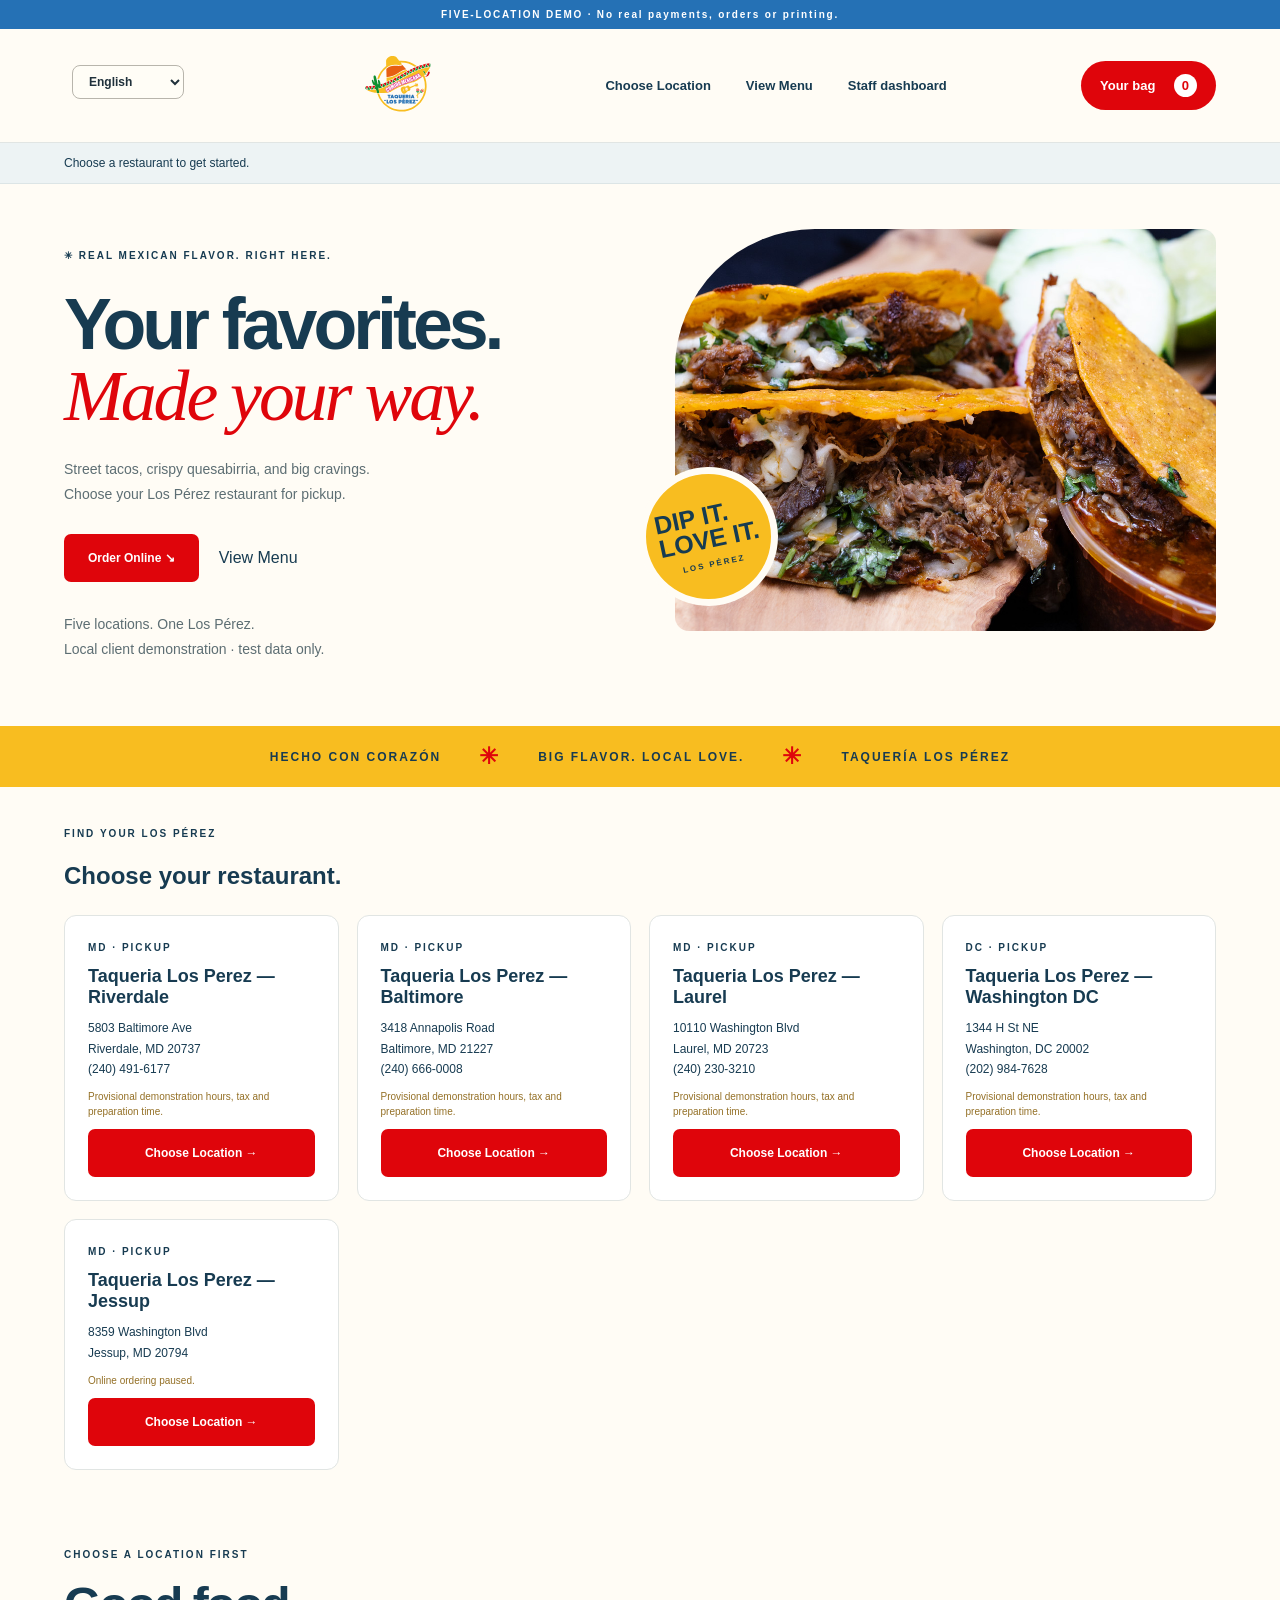
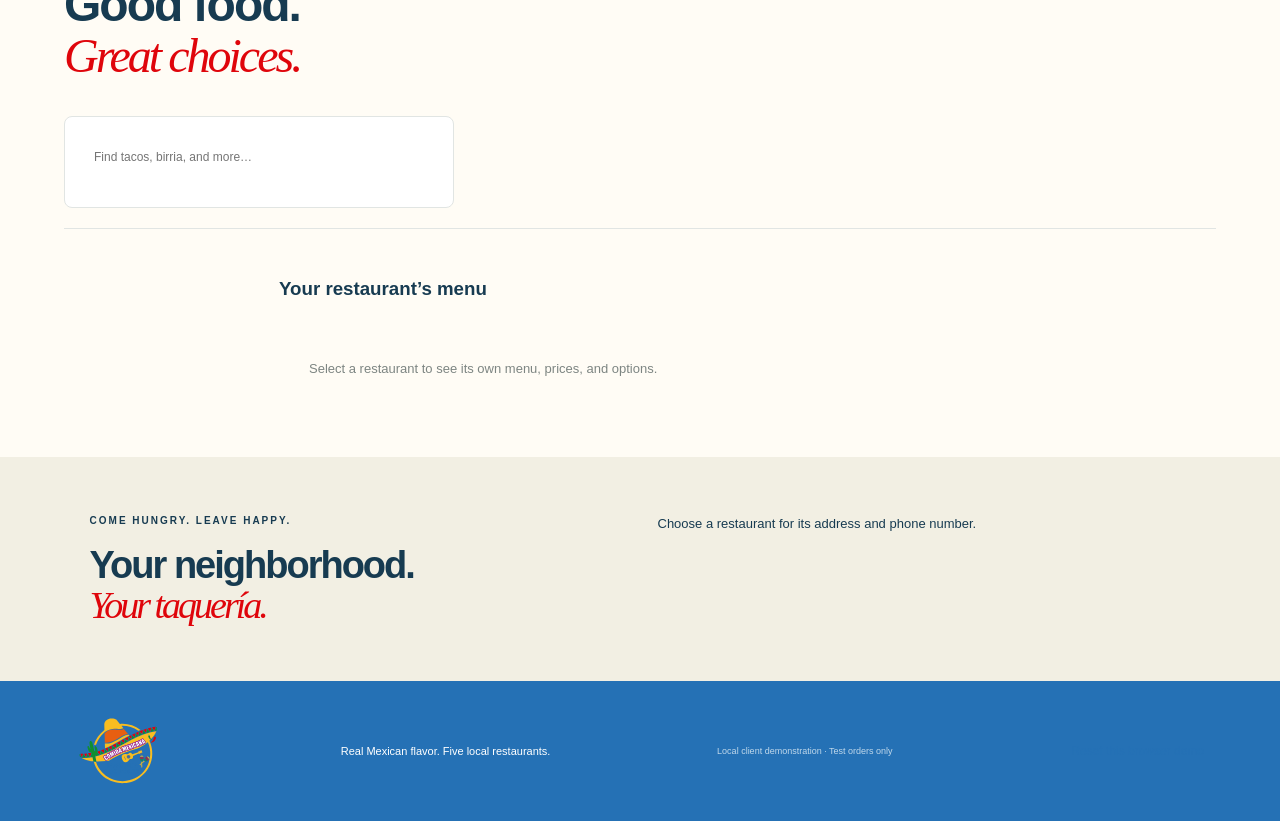
<file: index.html>
<!doctype html><html lang="en"><head><meta charset="utf-8"><meta name="viewport" content="width=device-width,initial-scale=1"><meta name="csrf-token" content="static-demo"><meta name="robots" content="noindex,nofollow"><title>Taquería Los Pérez · Order Local</title><link rel="stylesheet" href="demo/demo.css"><link rel="stylesheet" href="ordering.css?v=menu-audit2-20261023"></head><body>
<div class="demo-ribbon">CLIENT PREVIEW · BROWSER SIMULATION · NO REAL ORDERS OR PAYMENTS · No restaurant fulfillment</div>
<header><a class="brand" href="./"><img src="demo/assets/logo-dark.svg" alt="Taquería Los Pérez"></a><nav><a href="./#locations">Choose Location</a><a href="./#menu">View Menu</a><a href="staff.html">Staff dashboard</a></nav><button class="cart-trigger" id="bag-button">Your bag <b id="bag-count">0</b></button></header>
<div id="selected-bar" class="selected-bar">Choose a restaurant to get started.</div><div id="error-banner" role="alert" hidden></div>
<main><section class="hero"><div class="hero-copy"><div class="eyebrow">✳ REAL MEXICAN FLAVOR. RIGHT HERE.</div><h1>Your favorites.<br><em>Made your way.</em></h1><p>Street tacos, crispy quesabirria, and big cravings.<br>Choose your Los Pérez restaurant for pickup.</p><div class="hero-actions"><a class="primary" href="#locations">Order Online ↘</a><a href="#menu">View Menu</a></div><p class="small-note">Five locations. One Los Pérez.<br>Local client demonstration · test data only.</p></div><div class="hero-photo"><img src="demo/assets/birria.jpg" alt="Quesabirria with consomé"><div class="photo-sticker">DIP IT.<br>LOVE IT.<span>LOS PÉREZ</span></div></div></section><div class="flavor-strip">HECHO CON CORAZÓN <b>✳</b> BIG FLAVOR. LOCAL LOVE. <b>✳</b> TAQUERÍA LOS PÉREZ</div>
<section class="menu-section" id="locations"><div class="eyebrow">FIND YOUR LOS PÉREZ</div><h2>Choose your restaurant.</h2><div class="location-grid" id="location-grid"></div></section>
<section class="menu-section" id="menu"><div class="menu-heading"><div><div class="eyebrow" id="menu-eyebrow">CHOOSE A LOCATION FIRST</div><h2 id="menu-title">Good food.<br><em>Great choices.</em></h2></div><p class="muted" id="menu-context"></p></div><div class="menu-tools"><label class="search"><input type="search" id="search" placeholder="Find tacos, birria, and more…" aria-label="Search menu"></label><span id="result-count"></span></div><div class="menu-layout"><aside class="categories" id="categories"></aside><div><h3 id="category-title">Your restaurant’s menu</h3><div class="menu-grid" id="menu-grid"><p class="empty">Select a restaurant to see its own menu, prices, and options.</p></div></div></div></section><section class="visit"><div><div class="eyebrow">COME HUNGRY. LEAVE HAPPY.</div><h2>Your neighborhood.<br><em>Your taquería.</em></h2></div><div id="contact">Choose a restaurant for its address and phone number.</div></section></main>
<footer><img src="demo/assets/logo.svg" alt="Taquería Los Pérez"><p>Real Mexican flavor. Five local restaurants.</p><span>Local client demonstration · Test orders only</span></footer>
<dialog id="customize"><button class="icon close" data-close="customize" aria-label="Close customization">×</button><form id="customize-form"><div class="eyebrow">MAKE IT YOURS</div><h2 id="item-title"></h2><p id="item-description"></p><div id="option-groups"></div><label>Quantity<input name="quantity" type="number" min="1" max="20" value="1" required></label><p role="alert" id="customize-error"></p><button class="primary" id="customize-submit">Add to bag</button></form></dialog>
<dialog id="bag"><button class="icon close" data-close="bag" aria-label="Close bag">×</button><div class="eyebrow" id="cart-location"></div><h2>Your good-food bag.</h2><div id="cart-lines"></div><button class="primary" id="review-cart">Review checkout →</button><p role="alert" id="cart-error"></p><form id="checkout" hidden><div id="quote-summary"></div><label>Demo guest name<input name="name" required maxlength="70" value="Demo Guest"></label><label>Demo email<input name="email" type="email" required value="guest@example.invalid"></label><label>Demo phone<input name="phone" required minlength="7" maxlength="30" value="2025550100"></label><label>Pickup time<select name="pickup_at" id="pickup-time"><option value="">As soon as possible</option></select></label><label>Kitchen note<textarea name="note" maxlength="300"></textarea></label><div class="checkout-notice"><b>Test checkout only</b><p>No real orders or notifications. Use sample contact details. Weekly hours, preparation times, taxes and fees are provisional unless confirmed.</p></div><button class="primary" id="pay-button">Continue to local payment simulator</button><p id="checkout-error" role="alert"></p></form></dialog>
<dialog id="confirmation"><div class="eyebrow">YOUR TEST ORDER</div><h2 id="confirmation-title">Checking payment…</h2><div id="confirmation-body"></div><button class="primary" id="confirmation-refresh">Refresh payment status</button><button class="secondary" id="retry-payment" hidden>Retry checkout</button><button class="secondary" data-close="confirmation">Back to the menu</button></dialog><div id="toast" role="status" aria-live="polite"></div>
<script>window.LP={mode:"mock",staff:false,checkoutId:new URLSearchParams(location.search).get("checkout")};</script><script src="demo-adapter.js?v=menu-audit2-20261023" defer></script><script src="ordering-destinations.js" defer></script><script src="ordering.js?v=menu-audit2-20261023" defer></script><script src="language.js?v=menu-audit2-20261023" defer></script></body></html>
</file>
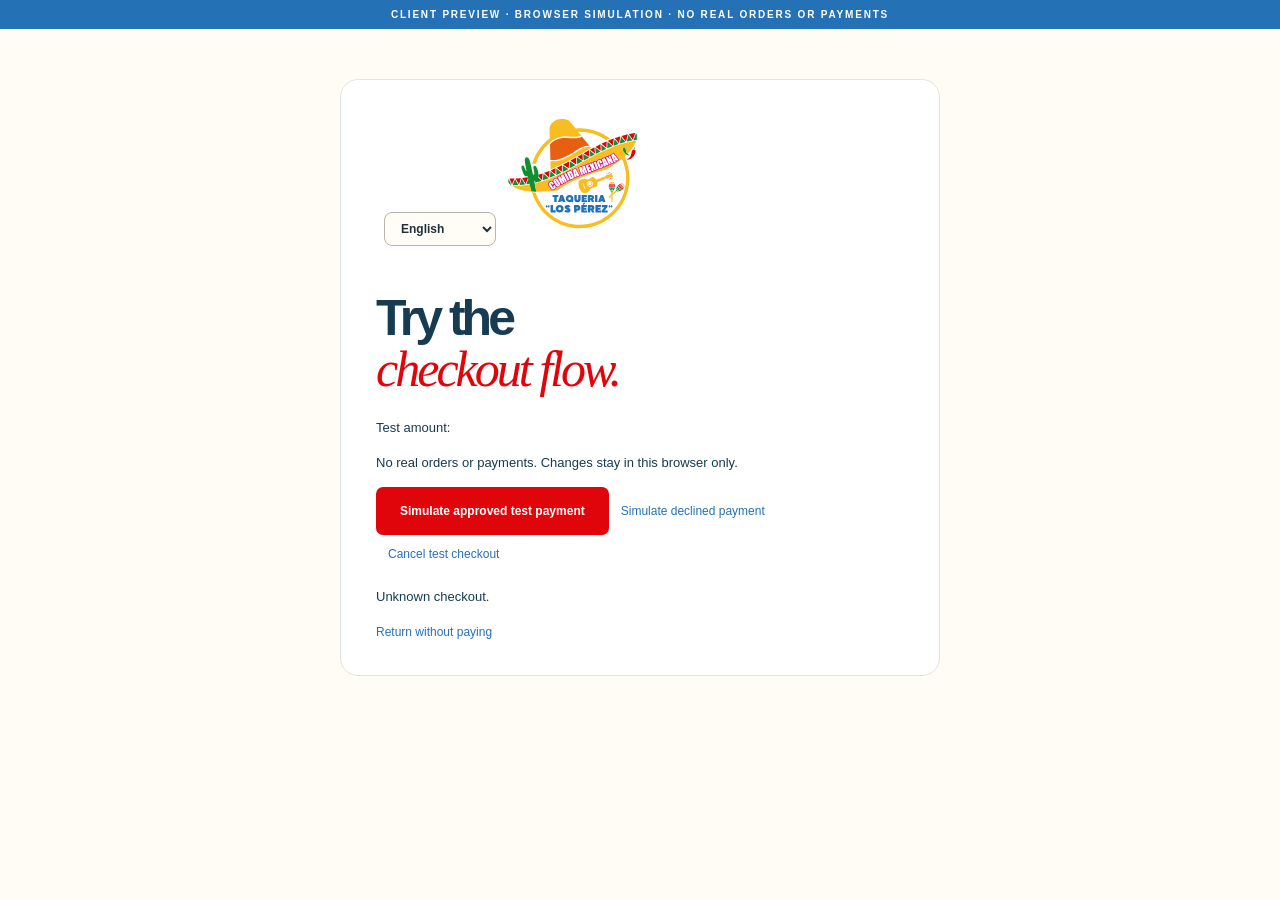
<file: payment.html>
<!doctype html><html lang="en"><head><meta charset="utf-8"><meta name="viewport" content="width=device-width,initial-scale=1"><meta name="robots" content="noindex,nofollow"><title>Taquería Los Pérez · Payment preview</title><link rel="stylesheet" href="demo/demo.css"><link rel="stylesheet" href="ordering.css?v=audit-20261020"></head><body><div class="demo-ribbon">CLIENT PREVIEW · BROWSER SIMULATION · NO REAL ORDERS OR PAYMENTS</div><main class="mock-card"><img src="demo/assets/logo-dark.svg" alt="Taquería Los Pérez" width="140"><h1>Try the<br><em>checkout flow.</em></h1><h2 id="payment-restaurant"></h2><p>Test amount: <strong id="payment-total"></strong></p><p>No real orders or payments. Changes stay in this browser only.</p><button class="primary" data-result="APPROVED">Simulate approved test payment</button><button class="secondary" data-result="DECLINED">Simulate declined payment</button><button class="secondary" data-result="CANCELLED">Cancel test checkout</button><p id="payment-error" role="alert"></p><a id="return-link">Return without paying</a></main><script src="demo-adapter.js?v=audit-20261020c" defer></script><script src="payment.js?v=audit-20261020" defer></script><script src="language.js?v=audit-20261020b" defer></script></body></html>
</file>
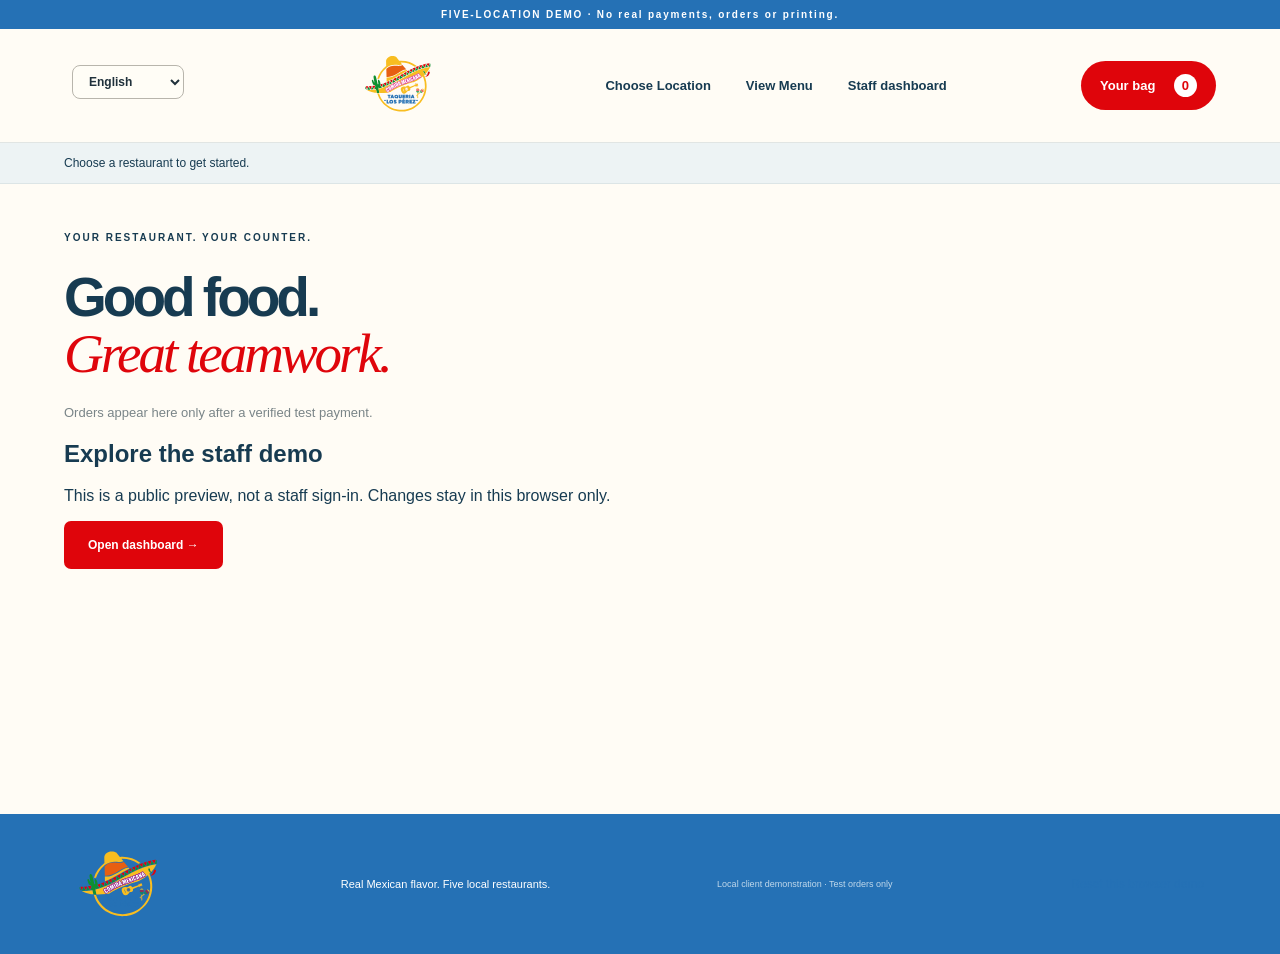
<file: staff.html>
<!doctype html><html lang="en"><head><meta charset="utf-8"><meta name="viewport" content="width=device-width,initial-scale=1"><meta name="csrf-token" content="static-demo"><meta name="robots" content="noindex,nofollow"><title>Taquería Los Pérez · Order Local</title><link rel="stylesheet" href="demo/demo.css"><link rel="stylesheet" href="ordering.css?v=menu-audit2-20261023"></head><body>
<div class="demo-ribbon">CLIENT PREVIEW · BROWSER SIMULATION · NO REAL ORDERS OR PAYMENTS · No restaurant fulfillment</div>
<header><a class="brand" href="./"><img src="demo/assets/logo-dark.svg" alt="Taquería Los Pérez"></a><nav><a href="./#locations">Choose Location</a><a href="./#menu">View Menu</a><a href="staff.html">Staff dashboard</a></nav><button class="cart-trigger" id="bag-button">Your bag <b id="bag-count">0</b></button></header>
<div id="selected-bar" class="selected-bar">Choose a restaurant to get started.</div><div id="error-banner" role="alert" hidden></div>
<main class="staff-main"><div class="eyebrow">YOUR RESTAURANT. YOUR COUNTER.</div><h1>Good food.<br><em>Great teamwork.</em></h1><p>Orders appear here only after a verified test payment.</p>
<form id="login" class="staff-login"><h2>Explore the staff demo</h2><p>This is a public preview, not a staff sign-in. Changes stay in this browser only.</p><input type="hidden" name="username" value="preview"><input type="hidden" name="password" value=""><button class="primary">Open dashboard →</button><p id="login-error" role="alert"></p></form>
<div id="staff-content" hidden><div class="board-toolbar"><strong id="staff-name"></strong><label>Restaurant<select id="staff-location"></select></label><button id="enable-sound">Enable order sound</button><a class="primary" href="#menu-management">Manage menu</a><button id="refresh">Refresh orders</button><button id="logout">Sign out</button><span id="sync"></span></div><div class="management"><h2>Restaurant controls</h2><p id="settings-note"></p><label><input id="paused" type="checkbox"> Pause online ordering</label><label><input id="pickup-enabled" type="checkbox"> Pickup enabled</label><label>Preparation (minutes)<input id="prep" type="number" min="5" max="180"></label><div id="admin-settings" hidden><label>Tax rate (%)<input id="tax" type="number" min="0" max="25" step="0.01"></label><label>Pickup fee ($)<input id="fee" type="number" min="0" max="50" step="0.01"></label><h3>Weekly opening hours</h3><p id="hours-help">Choose opening and closing times for each day. Times use Eastern Time (New York). Mark days closed or add a second opening period for a lunch/dinner break.</p><div id="weekly-hours" aria-describedby="hours-help"></div><label><input id="hours-verified" type="checkbox"> Hours confirmed by owner</label><label><input id="charges-verified" type="checkbox"> Charges confirmed by owner</label><label><input id="demo-hours" type="checkbox"> Use explicitly provisional demonstration settings</label></div><button id="save-settings" class="primary">Save restaurant settings</button></div><h2>Incoming orders</h2><div class="board" id="board"></div><details><summary>Order history</summary><div id="history"></div></details><section id="menu-management"><h2>Menu management</h2><p>Manage items for the restaurant selected above.</p><button class="primary" id="add-item">+ Add new item</button><p id="add-item-note">Administrators can add items. Location operators can change availability.</p><dialog id="edit-item"><form id="edit-item-form"><h2>Edit menu item</h2><p id="edit-item-location"></p><label>Item name<input id="edit-name" required maxlength="150"></label><label>Description<textarea id="edit-description" maxlength="2000"></textarea></label><h3>Item photo</h3><img id="edit-photo-preview" alt="Current item photo" width="160" hidden><label>Upload photo (JPG or PNG, up to 5 MB)<input id="edit-photo" type="file" accept="image/jpeg,image/png"></label><button id="upload-item-photo" type="button">Upload photo</button><p id="photo-result" role="status"></p><h3>Modifier groups</h3><p>Set the minimum and maximum choices for each group. Prices are additional charges in dollars.</p><div id="edit-groups"></div><button id="add-modifier-group" type="button">+ Add modifier group</button><p id="edit-item-error" role="alert"></p><button type="submit" class="primary">Save item changes</button><button id="cancel-item-edit" type="button">Close</button></form></dialog><dialog id="new-item"><form id="new-item-form"><h2>Add new menu item</h2><p id="new-item-location"></p><label>Item name<input name="name" required maxlength="150"></label><label>Description<textarea name="description" maxlength="2000"></textarea></label><label>Category<input name="category" list="item-categories" required maxlength="100"></label><datalist id="item-categories"></datalist><label>Price ($)<input name="price" type="number" min="0.01" max="1000" step="0.01" required></label><label><input name="available" type="checkbox" checked> Available to order</label><p>Creates an item for this restaurant only. After creation, use Edit item to add its photo and modifier groups.</p><p id="new-item-error" role="alert"></p><button class="primary" type="submit">Create item</button><button type="button" id="cancel-new-item">Cancel</button></form></dialog><label>Search menu<input type="search" id="manage-search"></label><div id="manage-menu"></div></section></div></main>
<footer><img src="demo/assets/logo.svg" alt="Taquería Los Pérez"><p>Real Mexican flavor. Five local restaurants.</p><span>Local client demonstration · Test orders only</span></footer>
<dialog id="customize"><button class="icon close" data-close="customize" aria-label="Close customization">×</button><form id="customize-form"><div class="eyebrow">MAKE IT YOURS</div><h2 id="item-title"></h2><p id="item-description"></p><div id="option-groups"></div><label>Quantity<input name="quantity" type="number" min="1" max="20" value="1" required></label><p role="alert" id="customize-error"></p><button class="primary" id="customize-submit">Add to bag</button></form></dialog>
<dialog id="bag"><button class="icon close" data-close="bag" aria-label="Close bag">×</button><div class="eyebrow" id="cart-location"></div><h2>Your good-food bag.</h2><div id="cart-lines"></div><button class="primary" id="review-cart">Review checkout →</button><p role="alert" id="cart-error"></p><form id="checkout" hidden><div id="quote-summary"></div><label>Demo guest name<input name="name" required maxlength="70" value="Demo Guest"></label><label>Demo email<input name="email" type="email" required value="guest@example.invalid"></label><label>Demo phone<input name="phone" required minlength="7" maxlength="30" value="2025550100"></label><label>Pickup time<select name="pickup_at" id="pickup-time"><option value="">As soon as possible</option></select></label><label>Kitchen note<textarea name="note" maxlength="300"></textarea></label><div class="checkout-notice"><b>Test checkout only</b><p>No real orders or notifications. Use sample contact details. Weekly hours, preparation times, taxes and fees are provisional unless confirmed.</p></div><button class="primary" id="pay-button">Continue to local payment simulator</button><p id="checkout-error" role="alert"></p></form></dialog>
<dialog id="confirmation"><div class="eyebrow">YOUR TEST ORDER</div><h2 id="confirmation-title">Checking payment…</h2><div id="confirmation-body"></div><button class="primary" id="confirmation-refresh">Refresh payment status</button><button class="secondary" id="retry-payment" hidden>Retry checkout</button><button class="secondary" data-close="confirmation">Back to the menu</button></dialog><div id="toast" role="status" aria-live="polite"></div>
<script>window.LP={mode:"mock",staff:true,checkoutId:new URLSearchParams(location.search).get("checkout")};</script><script src="demo-adapter.js?v=menu-audit2-20261023" defer></script><script src="ordering-destinations.js" defer></script><script src="ordering.js?v=menu-audit2-20261023" defer></script><script src="language.js?v=menu-audit2-20261023" defer></script></body></html>
</file>
<file: demo/demo.css>
:root{--blue:#2571b5;--red:#df050b;--yellow:#f8bd20;--green:#0f8f30;--ink:#173b51;--cream:#fffcf5;--line:#e1e5e3}*{box-sizing:border-box}html{scroll-behavior:smooth;scroll-padding-top:100px}body{margin:0;background:var(--cream);color:var(--ink);font-family:Arial,Helvetica,sans-serif}button,input,textarea{font:inherit}button,a,input,textarea{touch-action:manipulation}button,a{ -webkit-tap-highlight-color:transparent}button{cursor:pointer}a{color:inherit;text-decoration:none}button:focus-visible,a:focus-visible,input:focus-visible,textarea:focus-visible{outline:3px solid var(--blue);outline-offset:4px}.demo-ribbon{background:var(--blue);color:white;text-align:center;padding:9px 12px;font-size:10px;letter-spacing:1.8px;font-weight:800}.demo-ribbon span{font-weight:400;letter-spacing:.7px}header{display:flex;align-items:center;justify-content:space-between;gap:24px;padding:20px 5%;background:var(--cream);border-bottom:1px solid var(--line)}.brand img{width:145px;height:60px;object-fit:contain}nav{display:flex;gap:35px;align-items:center;font-size:13px;font-weight:bold}nav a:hover{color:var(--red)}.staff-link{font-size:11px;color:#66757b}.cart-trigger{background:var(--red);color:white;border:0;border-radius:30px;padding:13px 19px;font-size:13px;font-weight:700}.cart-trigger b{display:inline-grid;place-items:center;background:white;color:var(--red);border-radius:50%;height:23px;width:23px;margin-left:15px}.hero{display:grid;grid-template-columns:1fr 1fr;max-width:1500px;margin:auto;min-height:590px;padding:45px 5% 50px;gap:6%}.hero-copy{padding-top:18px}.eyebrow{font-size:10px;font-weight:800;letter-spacing:2px;line-height:1.7}.sun{font-size:24px;color:var(--red);vertical-align:middle;margin-right:7px}h1{font-size:clamp(48px,5.6vw,86px);line-height:.98;letter-spacing:-4px;margin:25px 0 22px;font-weight:900}h1 em,h2 em{color:var(--red);font-family:Georgia,serif;font-weight:500;letter-spacing:-3px}h1 em{line-height:1.05}.hero-copy>p{font-size:14px;line-height:1.8;color:#5d6e73}.primary{display:inline-flex;align-items:center;justify-content:center;gap:24px;background:var(--red);color:white;border:0;border-radius:7px;padding:17px 24px;font-size:12px;font-weight:800}.primary:hover{background:#b80409}.primary:disabled{background:#9aa3a5;cursor:default}.hero-actions{display:flex;align-items:center;gap:20px;margin:27px 0 30px}.small-note{font-size:11px;line-height:1.6;color:#718087}.location-pill{display:flex;gap:12px;align-items:center;padding-top:20px;border-top:1px solid var(--line);max-width:430px}.location-pill b{font-size:12px;display:block}.location-pill span:not(.pin):not(.provisional){display:block;font-size:10px;color:#6f7d81;margin-top:6px}.pin{font-size:27px;color:var(--blue)}.provisional{background:#f8ecd0;border:1px solid #e5d2a2;color:#7c5b18;padding:5px 8px;border-radius:20px;font-size:9px;white-space:nowrap;margin-left:auto}.hero-photo{position:relative;margin:0 0 15px;padding-bottom:30px}.hero-photo>img{width:100%;height:100%;max-height:540px;object-fit:cover;border-radius:140px 14px 14px 14px;display:block}.photo-sticker{position:absolute;bottom:62px;left:-29px;background:var(--yellow);border-radius:50%;width:125px;height:125px;display:flex;flex-direction:column;align-items:center;justify-content:center;transform:rotate(-12deg);font-size:25px;line-height:.95;font-weight:900;color:var(--ink);box-shadow:0 0 0 7px var(--cream)}.photo-sticker span{font-size:8px;letter-spacing:2px;margin-top:9px}.photo-caption{position:absolute;bottom:8px;right:4px;font-size:8px;letter-spacing:2px;color:#6e7d7f}.flavor-strip{display:flex;gap:38px;overflow:hidden;white-space:nowrap;justify-content:center;align-items:center;background:var(--yellow);padding:17px 0;color:var(--ink);font-size:12px;letter-spacing:2px;font-weight:900}.flavor-strip b{color:var(--red);font-size:23px}.menu-section{max-width:1500px;margin:0 auto;padding:70px 5%}.menu-heading{display:flex;justify-content:space-between;align-items:end}.menu-heading h2,.visit h2{font-size:48px;line-height:1.05;letter-spacing:-2px;margin:17px 0 0;font-weight:900}.menu-context{text-align:right;padding-bottom:5px}.pickup-toggle{font-size:11px;background:#eaf1e9;padding:12px 20px;border-radius:20px;color:#26713c;display:inline-block;font-weight:bold}.menu-context p{font-size:11px;line-height:1.7;color:#7b8485;margin-bottom:0}.menu-tools{display:flex;justify-content:space-between;align-items:center;border-bottom:1px solid var(--line);margin:35px 0 30px;padding-bottom:20px}.search{display:flex;gap:12px;align-items:center;background:white;border:1px solid var(--line);border-radius:8px;padding:12px 16px;width:390px;max-width:100%;font-size:13px}.search span{font-size:22px}.search input{border:0;background:none;outline:0;width:100%;font-size:12px}#result-count{font-size:10px;color:#77858a}.menu-layout{display:grid;grid-template-columns:180px 1fr;gap:35px}.categories{display:flex;flex-direction:column;gap:4px;align-self:start;position:sticky;top:20px;max-height:80vh;overflow:auto}.categories button{text-align:left;background:none;border:0;color:#687a7e;font-size:11px;padding:12px;border-radius:6px}.categories button.active{color:var(--red);background:#fbe9e2;font-weight:bold;border-left:3px solid var(--red)}.categories button:hover{color:var(--red)}.section-title{display:flex;justify-content:space-between;align-items:center;margin-bottom:20px}.section-title h3{font-size:23px;letter-spacing:-.6px;margin:0}.section-title span{font-size:10px;color:#7a8586}.menu-grid{display:grid;grid-template-columns:repeat(3,minmax(0,1fr));gap:22px}.menu-card{background:white;border:1px solid #e9e9e3;border-radius:12px;overflow:hidden;display:flex;flex-direction:column;transition:transform .2s,box-shadow .2s}.menu-card:hover{transform:translateY(-3px);box-shadow:0 10px 24px #173b510b}.food-image{width:100%;aspect-ratio:1.34;object-fit:cover;background:#f2eee2}.no-photo{display:grid;place-items:center;font-size:30px;color:#bfb09b;background:repeating-linear-gradient(45deg,#f6f2e8,#f6f2e8 8px,#f9f6ef 8px,#f9f6ef 16px)}.card-copy{padding:18px;display:flex;flex-direction:column;flex:1}.card-category{font-size:8px;color:var(--blue);letter-spacing:1.5px;font-weight:800;text-transform:uppercase}.card-copy h4{font-size:16px;margin:9px 0;color:var(--ink);letter-spacing:-.3px}.card-copy p{font-size:11px;line-height:1.65;color:#7a8588;margin:0 0 20px;display:-webkit-box;-webkit-line-clamp:3;-webkit-box-orient:vertical;overflow:hidden}.card-bottom{margin-top:auto;padding-top:14px;border-top:1px solid #f0f0e9;display:flex;align-items:center;justify-content:space-between}.price{font-size:14px;font-weight:800;color:var(--green)}.add{border:1px solid #eedbd0;background:#fff8f2;color:var(--red);font-weight:800;border-radius:50%;height:33px;width:33px;font-size:22px}.add:disabled{color:#9ba2a1;border-color:#e1e3df;cursor:default}.review-note{font-size:9px;color:#8c661d}.visit{padding:55px 7%;background:#f2efe3;display:grid;grid-template-columns:1fr 1fr;gap:35px}.visit h2{font-size:38px}.visit h3{font-size:17px}.visit p{font-size:13px;line-height:1.7}.muted{color:#7b8585;font-size:11px!important}footer{padding:35px 5%;background:var(--blue);color:white;display:flex;justify-content:space-between;align-items:center;gap:25px}footer img{width:110px;height:70px;object-fit:contain}footer p{font-size:11px}footer>span{font-size:9px;color:#c0d8eb}.overlay{position:fixed;inset:0;background:#09293c88;z-index:20;display:flex;justify-content:end}.overlay[hidden]{display:none}.cart-panel{background:var(--cream);width:470px;max-width:100%;height:100%;overflow:auto;padding:30px}.drawer-head{display:flex;justify-content:space-between;align-items:start}.drawer-head h2{font-size:26px;letter-spacing:-1px}.icon{border:0;background:transparent;font-size:30px;color:var(--ink);padding:0 8px}.cart-row{display:flex;justify-content:space-between;gap:20px;border-bottom:1px solid var(--line);padding:20px 0}.cart-row h4{margin:0 0 7px;font-size:13px}.cart-row span{font-size:12px}.qty{display:flex;gap:10px;align-items:center;margin-top:10px}.qty button{border:1px solid var(--line);background:white;width:30px;height:30px;border-radius:5px}.totals{margin:22px 0}.totals>div{display:flex;justify-content:space-between}.totals p,.checkout-notice p{font-size:11px;line-height:1.6;color:#758184}label{display:block;font-size:12px;font-weight:bold}label input,textarea{display:block;width:100%;padding:13px;border:1px solid #d6dedc;background:white;border-radius:6px;margin:8px 0 18px;font-weight:400}textarea{height:75px;resize:vertical}.checkout-notice{background:#f4ecd7;padding:15px;margin-bottom:20px;border-radius:8px;font-size:12px}.checkout-notice p{margin-bottom:0}#submit-order{width:100%}#checkout-error,#login-error{font-size:12px;color:var(--red)}dialog{border:0;border-radius:18px;padding:40px;text-align:center;max-width:470px;width:90%;color:var(--ink);background:var(--cream)}dialog::backdrop{background:#102e43a6}dialog>.icon{position:absolute;right:15px;top:10px}dialog h2{font-family:Georgia,serif;font-size:32px}dialog p{font-size:13px;line-height:1.7}dialog .primary{margin:15px 0;width:100%}.success-mark{width:60px;height:60px;border-radius:50%;background:#e5f1e3;color:var(--green);font-size:35px;margin:0 auto 25px;display:grid;place-items:center}.secondary{border:0;background:transparent;color:var(--blue);font-size:12px;padding:12px}#toast{position:fixed;bottom:25px;left:50%;transform:translateX(-50%);background:var(--ink);color:white;border-radius:30px;padding:13px 22px;font-size:12px;z-index:30;opacity:0;pointer-events:none;transition:opacity .2s}#toast.show{opacity:1}.staff-main{padding:45px 5%;min-height:70vh}.staff-main h1{font-size:55px}.staff-main>p{font-size:13px;color:#7a8588}.login-card{max-width:400px;padding:25px;background:white;border:1px solid var(--line);border-radius:12px;margin:30px 0}.login-card h2{font-size:21px}.board-toolbar{display:flex;gap:12px;align-items:center;flex-wrap:wrap;margin:35px 0 25px;font-size:12px}.board-toolbar>span{margin-right:auto}.board-toolbar button{border:1px solid var(--line);border-radius:6px;padding:12px;background:white;font-size:12px}.board{display:grid;grid-template-columns:repeat(3,1fr);gap:20px}.board-column{background:#efeee7;padding:15px;border-radius:10px;min-height:180px}.board-column h2{font-size:16px;text-transform:capitalize}.order-card{padding:20px;background:white;border-radius:8px;margin:15px 0;border-top:4px solid var(--yellow)}.order-card h3{margin:0;font-size:20px}.order-card ul{padding-left:20px;font-size:13px;line-height:1.8}.order-card p{font-size:12px;line-height:1.5;overflow-wrap:anywhere}.order-card button{width:100%;border:0;background:var(--blue);color:white;padding:15px;border-radius:6px;font-size:12px;font-weight:800}.order-card .cancel{background:none;color:#9b3c31;padding:12px}.order-meta{font-size:10px;color:#788488;margin-top:7px}.empty{padding:30px;color:#7d8582;font-size:13px;grid-column:1/-1}
@media(min-width:1500px){.hero{min-height:680px}.hero-photo>img{max-height:620px}}@media(max-width:1050px){.menu-grid{grid-template-columns:repeat(2,minmax(0,1fr))}.hero{gap:4%;min-height:530px}h1{font-size:62px}.hero-photo>img{border-radius:90px 12px 12px 12px}.menu-layout{grid-template-columns:155px 1fr;gap:22px}.photo-sticker{width:100px;height:100px;font-size:21px}.board{gap:10px}.order-card{padding:13px}}@media(max-width:700px){.demo-ribbon{font-size:8px;letter-spacing:1px}.demo-ribbon span{letter-spacing:0}header{padding:14px 5%;gap:12px}.brand img{width:100px;height:44px}nav{gap:15px}nav>a:not(.staff-link){display:none}.cart-trigger{font-size:11px;padding:10px 12px}.cart-trigger b{margin-left:8px}.hero{grid-template-columns:1fr;padding:25px 6% 30px;gap:32px}.hero-copy{padding:0}h1{font-size:60px;letter-spacing:-3px;margin:18px 0}.eyebrow{font-size:8px;letter-spacing:1.5px}.hero-copy>p{font-size:13px}.hero-actions{margin:22px 0}.hero-photo{height:340px;margin-left:20px;margin-right:0}.hero-photo>img{border-radius:90px 12px 12px 12px}.photo-sticker{bottom:45px;left:-20px}.flavor-strip{font-size:10px;padding:11px 0;gap:22px}.menu-section{padding:40px 5%}.menu-heading{display:block}.menu-heading h2{font-size:43px}.menu-context{text-align:left;margin-top:20px}.menu-context p{display:none}.menu-tools{margin:22px 0 15px}.search{width:100%}#result-count{display:none}.menu-layout{display:flex;flex-direction:column;gap:25px}.categories{flex-direction:row;max-height:none;width:100%;position:static;gap:6px;overflow:auto;padding-bottom:8px}.categories button{white-space:nowrap;background:white;border:1px solid var(--line);padding:10px 14px}.categories button.active{border:1px solid var(--red)}.section-title span{display:none}.menu-grid{gap:12px}.card-copy{padding:13px}.card-copy h4{font-size:14px}.card-copy p{font-size:10px;margin-bottom:12px;-webkit-line-clamp:2}.card-category{font-size:7px}.food-image{aspect-ratio:1.2}.price{font-size:12px}.visit{grid-template-columns:1fr;padding:35px 6%;gap:15px}.visit h2{font-size:34px}footer{flex-wrap:wrap;gap:8px}footer p{max-width:180px;line-height:1.6}footer>span{width:100%;text-align:center;margin-top:15px}.cart-panel{padding:24px}.board{grid-template-columns:1fr}.staff-main h1{font-size:45px}.photo-caption{font-size:7px;letter-spacing:1px}}@media(prefers-reduced-motion:reduce){*{scroll-behavior:auto!important;transition:none!important}}
</file>
<file: ordering.css>
[hidden]{display:none!important}.selected-bar{background:#edf3f4;padding:13px 5%;font-size:12px;position:sticky;top:0;z-index:5;border-bottom:1px solid #dce5e6}.selected-bar strong{color:var(--blue)}#error-banner{background:#fff0e5;color:#a23a16;padding:16px 5%;font-size:13px}.location-grid{display:grid;grid-template-columns:repeat(4,1fr);gap:18px;margin-top:25px}.location-card{padding:23px;background:white;border:1px solid var(--line);border-radius:12px;display:flex;flex-direction:column;gap:10px}.location-card.active{border:2px solid var(--red);background:#fff8f1}.location-card h3{font-size:18px;margin:0}.location-card p{font-size:12px;line-height:1.7;margin:0}.location-card button{margin-top:auto}.location-card small{color:#947026;font-size:10px;line-height:1.5}.menu-section{padding-top:38px;padding-bottom:38px}.menu-card .add{width:auto;border-radius:6px;padding:8px 12px;height:auto;font-size:11px}.menu-card p{min-height:24px}dialog{width:560px;max-width:94%;max-height:90vh;text-align:left;overflow:auto;padding:30px}dialog .close{position:absolute;right:12px;top:10px}dialog h2{font-size:28px;font-family:Georgia,serif}dialog fieldset{border:1px solid var(--line);border-radius:9px;margin:18px 0;padding:17px}dialog legend{font-size:13px;font-weight:bold}dialog legend small{display:block;font-weight:normal;color:#758182;font-size:10px;margin-top:5px}dialog fieldset label{display:flex;align-items:center;gap:9px;font-size:12px;font-weight:normal;padding:8px 0}dialog input[type=checkbox],dialog input[type=radio]{display:inline-block;width:19px;height:19px;margin:0;accent-color:var(--red)}.option-price{margin-left:auto;color:var(--green)}select{font:inherit;display:block;padding:12px;border:1px solid var(--line);border-radius:6px;max-width:100%;margin:8px 0 15px;background:white}.cart-row{align-items:start}.cart-row .secondary{padding:4px}.line-options{font-size:10px;line-height:1.6;color:#718087;max-width:290px}#quote-summary{background:#eef3e9;padding:18px;border-radius:8px;font-size:13px;margin:20px 0}#quote-summary>div{display:flex;justify-content:space-between;margin:9px 0}.management{background:#f2efe3;border-radius:12px;padding:25px;margin:25px 0}.management>label,.management #admin-settings>label{display:inline-block;vertical-align:top;margin-right:20px;margin-bottom:15px}.management input[type=checkbox]{display:inline;width:18px;height:18px;margin:0 5px 0 0;vertical-align:middle}.management input[type=number]{width:120px}.management textarea{width:450px;max-width:100%;height:100px;font-family:monospace;font-size:11px}.management p{font-size:12px;color:#77827f}.management button{display:block}.board-toolbar select{margin:5px}.manage-row{padding:12px 0;border-bottom:1px solid var(--line);display:flex;align-items:center;gap:14px;font-size:13px}.manage-row b{margin-right:auto}.manage-row input{width:90px;padding:10px;border:1px solid var(--line);border-radius:5px}.manage-row button{padding:12px;border:1px solid var(--line);background:white;border-radius:6px}.order-card small{color:var(--green)}.order-card li span{display:block;color:#788780;font-size:10px}.mock-card{max-width:600px;margin:50px auto;padding:35px;background:white;border:1px solid var(--line);border-radius:18px}.mock-card h1{font-size:50px}.mock-card p{font-size:13px;line-height:1.7;overflow-wrap:anywhere}.mock-card form{display:flex;flex-direction:column;gap:12px;margin:24px 0}.mock-card a{font-size:12px;color:var(--blue)}details{padding:20px;border:1px solid var(--line);border-radius:10px;margin:20px 0}summary{font-weight:bold;cursor:pointer}.confirmation-lines{padding-left:18px;font-size:13px;line-height:1.8}#contact{font-size:13px;line-height:1.8}#staff-location{min-width:180px}.status-pill{display:inline-block;border-radius:15px;padding:5px 10px;background:#e6f2e8;color:#1a7138;font-size:10px}.hero{min-height:490px}.hero-photo>img{max-height:490px}
@media(max-width:1000px){.location-grid{grid-template-columns:repeat(2,1fr)}nav{gap:16px}}@media(max-width:700px){.location-grid{grid-template-columns:1fr 1fr;gap:10px}.location-card{padding:16px}.location-card h3{font-size:15px}.location-card .primary{padding:12px;font-size:10px}.location-card p{font-size:10px}.selected-bar{font-size:10px}nav>a:last-child{display:inline!important;font-size:10px}.management{padding:18px}.management textarea{width:100%}.manage-row{flex-wrap:wrap}.mock-card{margin:25px 12px;padding:25px}.mock-card h1{font-size:44px}.hero{gap:20px}.hero-photo{height:310px}}

#menu-management{margin-top:2rem}#new-item{max-width:520px;width:calc(100% - 32px);border:0;border-radius:16px;padding:24px}#new-item label{display:block;margin:14px 0}#new-item input:not([type=checkbox]),#new-item textarea{display:block;width:100%;box-sizing:border-box;padding:12px}#new-item-error{color:#a11}

#edit-item{max-width:740px;width:calc(100% - 32px);max-height:90vh;overflow:auto;border:0;border-radius:16px;padding:24px;box-sizing:border-box}#edit-item label{display:block;margin:12px 0}#edit-item input:not([type=checkbox]),#edit-item textarea{display:block;width:100%;padding:10px;box-sizing:border-box}#edit-item textarea{min-height:90px}#edit-item fieldset{margin:18px 0;border:1px solid #ccc;border-radius:10px;padding:16px}.selection-limits,.editor-option{display:flex;gap:12px;align-items:end;flex-wrap:wrap}.editor-option{border-top:1px solid #ddd;padding:10px 0}.editor-option label{flex:1;min-width:120px}#edit-item-error{color:#a11}#edit-photo-preview{object-fit:cover;border-radius:8px}

.hours-day{border:1px solid #ddd;border-radius:10px;padding:14px;margin:12px 0}.hours-day legend{font-weight:700}.hours-window{display:flex;gap:12px;align-items:center;flex-wrap:wrap}.hours-window label{flex:1;min-width:140px}.hours-window select{display:block;width:100%;padding:10px}.closed-label{display:block;margin-bottom:10px}#weekly-hours{max-width:760px}

.language-control{display:inline-flex;align-items:center;flex-shrink:0;padding:8px}.language-control select{font:inherit;border:1px solid #b8b5ac;background:#fffdf6;color:#20313b;border-radius:8px;padding:8px 12px;min-width:112px}header{flex-wrap:wrap}@media(max-width:600px){header .language-control{order:2}header nav{flex-wrap:wrap;gap:12px}}

.hosted-ordering-note{background:#fff4d8;border:2px solid #a16a17;padding:20px;border-radius:12px;margin-bottom:24px}.hosted-ordering-note p{font-size:14px;line-height:1.6}.location-card>a.primary{display:block;text-align:center}.menu-card a.add{display:inline-block;text-decoration:none}
</file>
